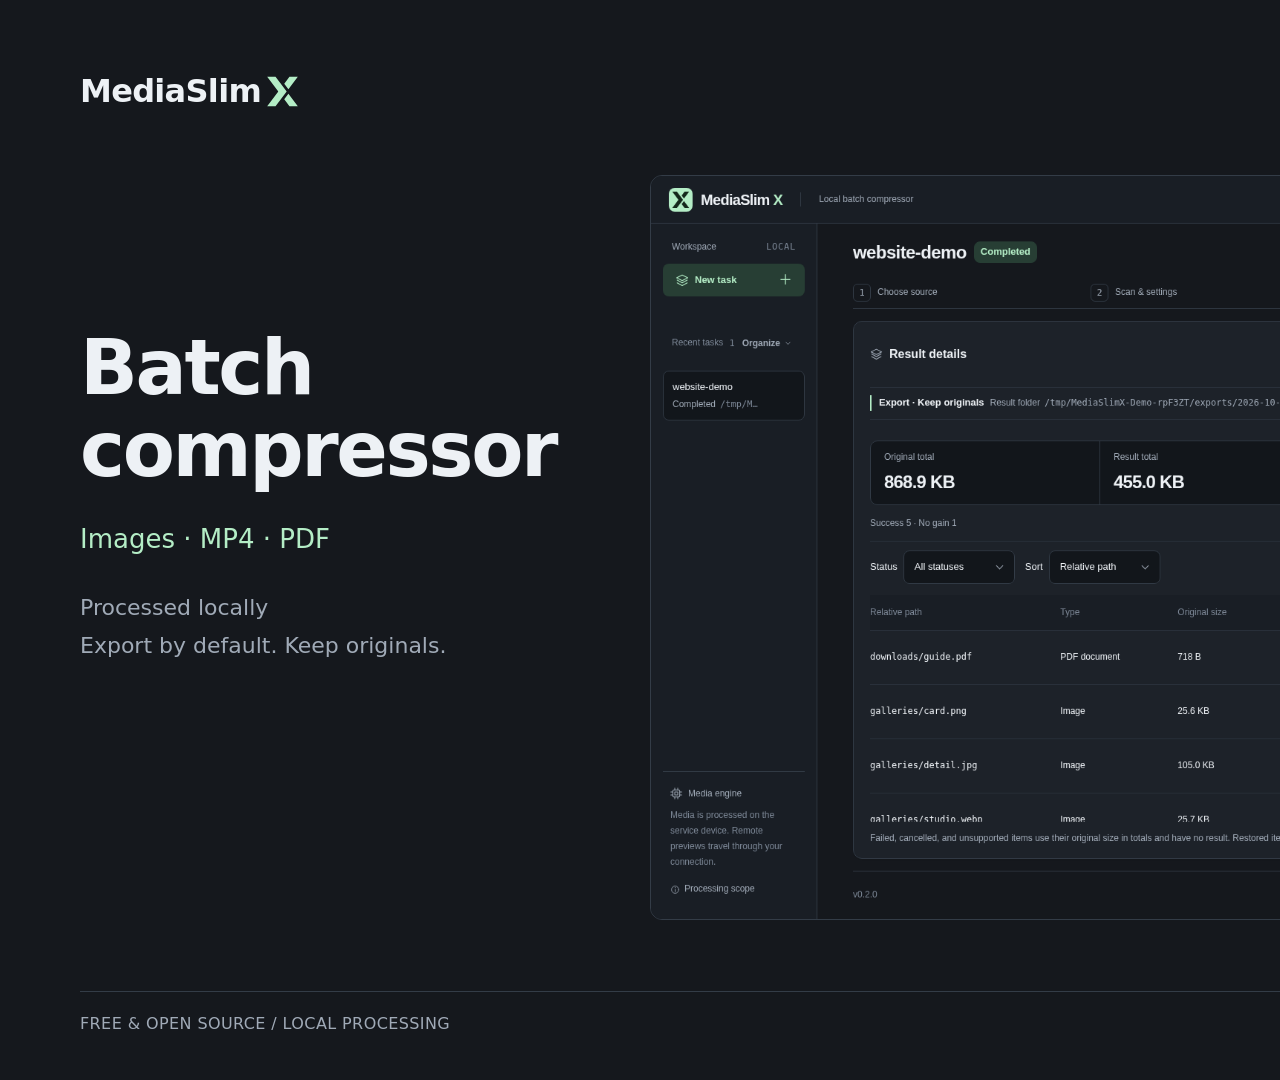
<file: assets/launch/hero.en.html>
<!doctype html>
<html lang="en"><meta charset="utf-8"><meta name="viewport" content="width=1920">
<title>MediaSlim X — Batch compressor</title>
<style>
*{box-sizing:border-box}html,body{margin:0;width:1920px;height:1080px;overflow:hidden;background:#15181D;color:#EDF1F5;font-family:"Segoe UI Variable","Segoe UI","Microsoft YaHei UI","Noto Sans CJK SC",system-ui,sans-serif}
.cover{width:100%;height:100%;position:relative;padding:72px 80px}
.brand{display:flex;align-items:center;gap:4px;font-weight:600;font-size:32px;letter-spacing:-.7px}
.brand svg{width:35px;height:35px;flex-shrink:0}
.descriptor{position:absolute;right:80px;top:91px;color:#A0AAB7;font-size:18px;letter-spacing:1.2px}
.intro{position:absolute;left:80px;top:327px;width:500px}
h1{font-size:76px;line-height:1.08;font-weight:600;letter-spacing:-2.4px;margin:0 0 28px;text-wrap:balance;white-space:normal}
.formats{font-size:26px;line-height:1.6;color:#B4EDC6;white-space:nowrap;margin:0 0 28px}
.detail{font-size:22px;color:#A0AAB7;line-height:1.75;margin:0;white-space:nowrap}
.screen{position:absolute;right:80px;top:175px;width:1190px;margin:0}
.screen img{display:block;width:100%;height:auto;border:1px solid #333C47;border-radius:12px}
.screen figcaption{color:#A0AAB7;font-size:16px;line-height:1.75;text-align:right;margin-top:16px}
.footer{position:absolute;left:80px;right:80px;bottom:47px;border-top:1px solid #333C47;padding-top:22px;display:flex;justify-content:space-between;color:#A0AAB7;font-size:16px;letter-spacing:.4px}
.footer .identity{color:#EDF1F5}
</style>
<main class="cover">
  <div class="brand" aria-label="MediaSlim X"><span>MediaSlim</span><svg xmlns="http://www.w3.org/2000/svg" viewBox="0 0 64 64" aria-hidden="true"><title>MediaSlim X</title><g fill="#B4EDC6"><path transform="translate(4 5) scale(.254545 .257143) translate(-200 0)" d="M200,0L280,105L200,210L260,210L340,105L260,0L200,0Z"/><path transform="translate(4 5) scale(.254545 .257143) translate(-200 0)" fill-rule="evenodd" d="M352.5,88.59375L420,0L360,0L322.5,49.21875L352.5,88.59375Z M352.5,121.40625L420,210L360,210L322.5,160.78125L352.5,121.40625Z M292.5,121.40625L280,105L292.5,88.59375L305,105L292.5,121.40625Z"/></g></svg>
</div>
  <div class="descriptor">LOCAL MEDIA WORKBENCH</div>
  <section class="intro"><h1>Batch<br>compressor</h1><p class="formats">Images · MP4 · PDF</p><p class="detail">Processed locally<br>Export by default. Keep originals.</p></section>
  <figure class="screen"><img src="../showcase/results.en.png" alt="MediaSlim X English media workbench showing a real completed task using synthetic demo media"><figcaption>Synthetic demo media · Actual interface</figcaption></figure>
  <footer class="footer"><span>FREE & OPEN SOURCE / LOCAL PROCESSING</span><span class="identity">MediaSlim X</span></footer>
</main></html>
</file>
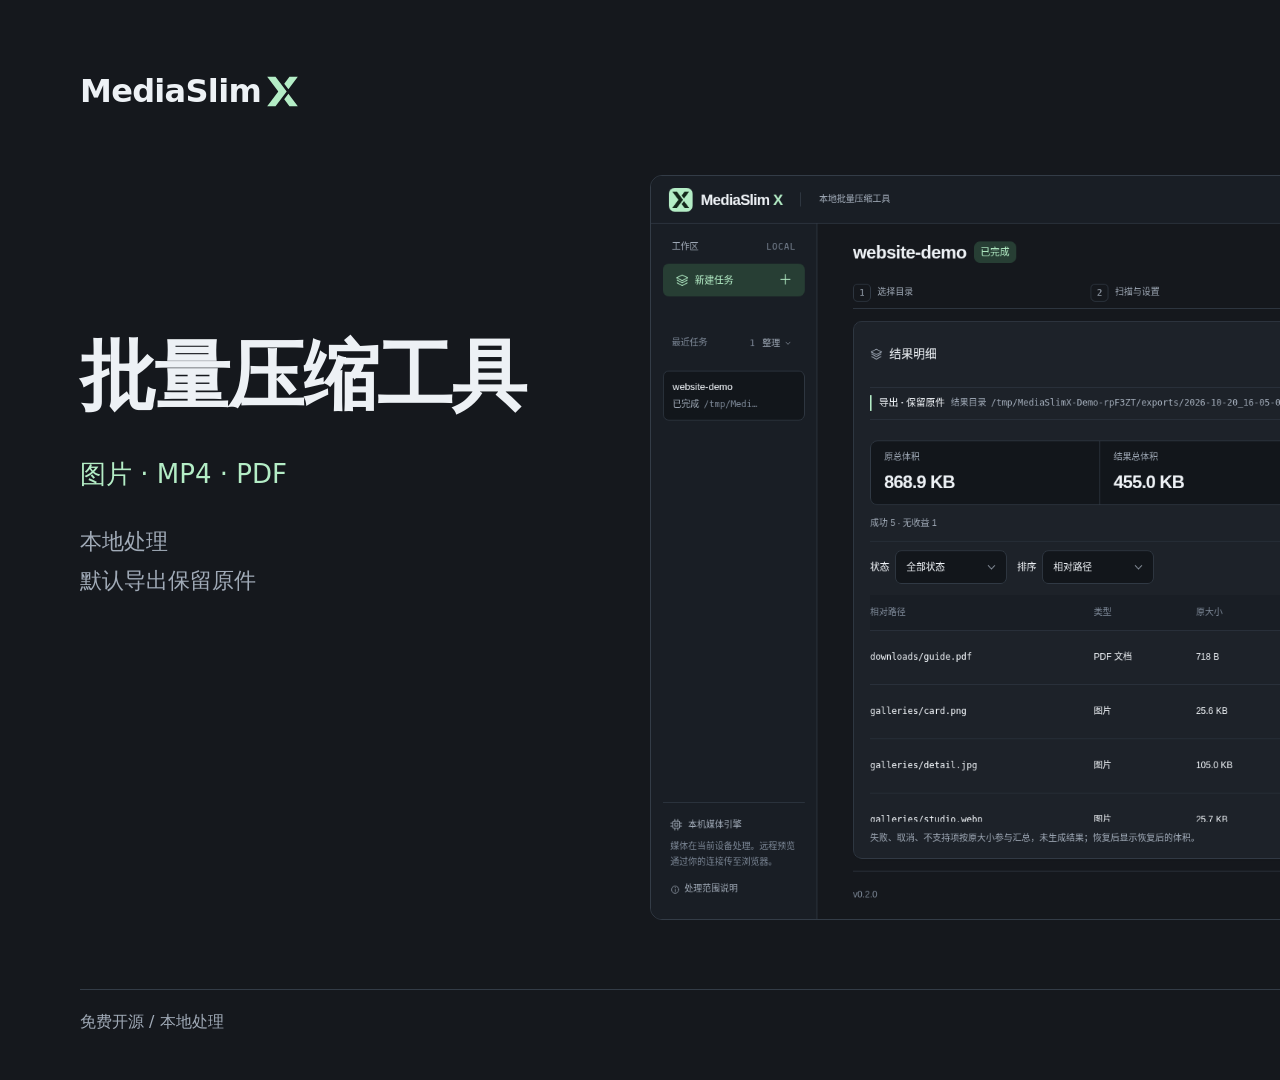
<file: assets/launch/hero.zh-CN.html>
<!doctype html>
<html lang="zh-CN"><meta charset="utf-8"><meta name="viewport" content="width=1920">
<title>MediaSlim X — 批量压缩工具</title>
<style>
*{box-sizing:border-box}html,body{margin:0;width:1920px;height:1080px;overflow:hidden;background:#15181D;color:#EDF1F5;font-family:"Segoe UI Variable","Segoe UI","Microsoft YaHei UI","Noto Sans CJK SC",system-ui,sans-serif}
.cover{width:100%;height:100%;position:relative;padding:72px 80px}
.brand{display:flex;align-items:center;gap:4px;font-weight:600;font-size:32px;letter-spacing:-.7px}
.brand svg{width:35px;height:35px;flex-shrink:0}
.descriptor{position:absolute;right:80px;top:91px;color:#A0AAB7;font-size:18px;letter-spacing:.8px}
.intro{position:absolute;left:80px;top:327px;width:500px}
h1{font-size:76px;line-height:1.3;font-weight:600;letter-spacing:-1.8px;margin:0 0 28px;text-wrap:balance;white-space:nowrap}
.formats{font-size:26px;line-height:1.6;color:#B4EDC6;white-space:nowrap;margin:0 0 28px}
.detail{font-size:22px;color:#A0AAB7;line-height:1.75;margin:0;white-space:nowrap}
.screen{position:absolute;right:80px;top:175px;width:1190px;margin:0}
.screen img{display:block;width:100%;height:auto;border:1px solid #333C47;border-radius:12px}
.screen figcaption{color:#A0AAB7;font-size:16px;line-height:1.75;text-align:right;margin-top:16px}
.footer{position:absolute;left:80px;right:80px;bottom:47px;border-top:1px solid #333C47;padding-top:22px;display:flex;justify-content:space-between;color:#A0AAB7;font-size:16px;letter-spacing:0}
.footer .identity{color:#EDF1F5}
</style>
<main class="cover">
  <div class="brand" aria-label="MediaSlim X"><span>MediaSlim</span><svg xmlns="http://www.w3.org/2000/svg" viewBox="0 0 64 64" aria-hidden="true"><title>MediaSlim X</title><g fill="#B4EDC6"><path transform="translate(4 5) scale(.254545 .257143) translate(-200 0)" d="M200,0L280,105L200,210L260,210L340,105L260,0L200,0Z"/><path transform="translate(4 5) scale(.254545 .257143) translate(-200 0)" fill-rule="evenodd" d="M352.5,88.59375L420,0L360,0L322.5,49.21875L352.5,88.59375Z M352.5,121.40625L420,210L360,210L322.5,160.78125L352.5,121.40625Z M292.5,121.40625L280,105L292.5,88.59375L305,105L292.5,121.40625Z"/></g></svg>
</div>
  <div class="descriptor">本地媒体工作台</div>
  <section class="intro"><h1>批量压缩工具</h1><p class="formats">图片 · MP4 · PDF</p><p class="detail">本地处理<br>默认导出保留原件</p></section>
  <figure class="screen"><img src="../showcase/results.zh-CN.png" alt="MediaSlim X 中文媒体工作台，显示合成演示素材的真实已完成任务"><figcaption>合成演示素材 · 实际运行界面</figcaption></figure>
  <footer class="footer"><span>免费开源 / 本地处理</span><span class="identity">MediaSlim X</span></footer>
</main></html>
</file>
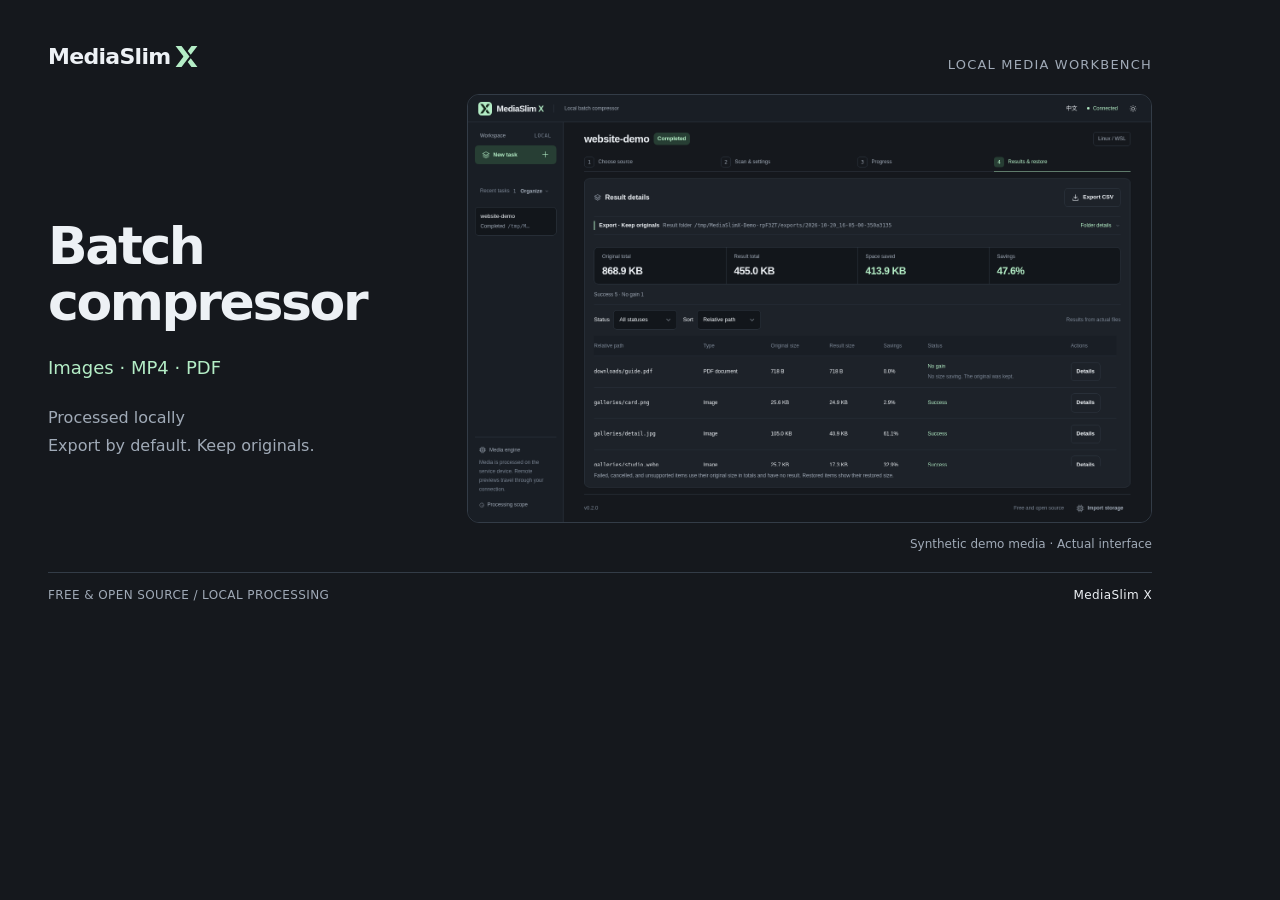
<file: assets/launch/social.en.html>
<!doctype html>
<html lang="en"><meta charset="utf-8"><meta name="viewport" content="width=1200">
<title>MediaSlim X — Batch compressor</title>
<style>
*{box-sizing:border-box}html,body{margin:0;width:1200px;height:630px;overflow:hidden;background:#15181D;color:#EDF1F5;font-family:"Segoe UI Variable","Segoe UI","Microsoft YaHei UI","Noto Sans CJK SC",system-ui,sans-serif}
.cover{width:100%;height:100%;position:relative;padding:44px 48px}
.brand{display:flex;align-items:center;gap:3px;font-weight:600;font-size:22px;letter-spacing:-.7px}
.brand svg{width:25px;height:25px;flex-shrink:0}
.descriptor{position:absolute;right:48px;top:57px;color:#A0AAB7;font-size:13px;letter-spacing:1.2px}
.intro{position:absolute;left:48px;top:218px;width:385px}
h1{font-size:52px;line-height:1.08;font-weight:600;letter-spacing:-2.4px;margin:0 0 24px;text-wrap:balance;white-space:normal}
.formats{font-size:18px;line-height:1.6;color:#B4EDC6;white-space:nowrap;margin:0 0 21px}
.detail{font-size:16px;color:#A0AAB7;line-height:1.75;margin:0;white-space:nowrap}
.screen{position:absolute;right:48px;top:94px;width:685px;margin:0}
.screen img{display:block;width:100%;height:auto;border:1px solid #333C47;border-radius:12px}
.screen figcaption{color:#A0AAB7;font-size:12px;line-height:1.75;text-align:right;margin-top:11px}
.footer{position:absolute;left:48px;right:48px;bottom:28px;border-top:1px solid #333C47;padding-top:15px;display:flex;justify-content:space-between;color:#A0AAB7;font-size:12px;letter-spacing:.4px}
.footer .identity{color:#EDF1F5}
</style>
<main class="cover">
  <div class="brand" aria-label="MediaSlim X"><span>MediaSlim</span><svg xmlns="http://www.w3.org/2000/svg" viewBox="0 0 64 64" aria-hidden="true"><title>MediaSlim X</title><g fill="#B4EDC6"><path transform="translate(4 5) scale(.254545 .257143) translate(-200 0)" d="M200,0L280,105L200,210L260,210L340,105L260,0L200,0Z"/><path transform="translate(4 5) scale(.254545 .257143) translate(-200 0)" fill-rule="evenodd" d="M352.5,88.59375L420,0L360,0L322.5,49.21875L352.5,88.59375Z M352.5,121.40625L420,210L360,210L322.5,160.78125L352.5,121.40625Z M292.5,121.40625L280,105L292.5,88.59375L305,105L292.5,121.40625Z"/></g></svg>
</div>
  <div class="descriptor">LOCAL MEDIA WORKBENCH</div>
  <section class="intro"><h1>Batch<br>compressor</h1><p class="formats">Images · MP4 · PDF</p><p class="detail">Processed locally<br>Export by default. Keep originals.</p></section>
  <figure class="screen"><img src="../showcase/results.en.png" alt="MediaSlim X English media workbench showing a real completed task using synthetic demo media"><figcaption>Synthetic demo media · Actual interface</figcaption></figure>
  <footer class="footer"><span>FREE & OPEN SOURCE / LOCAL PROCESSING</span><span class="identity">MediaSlim X</span></footer>
</main></html>
</file>
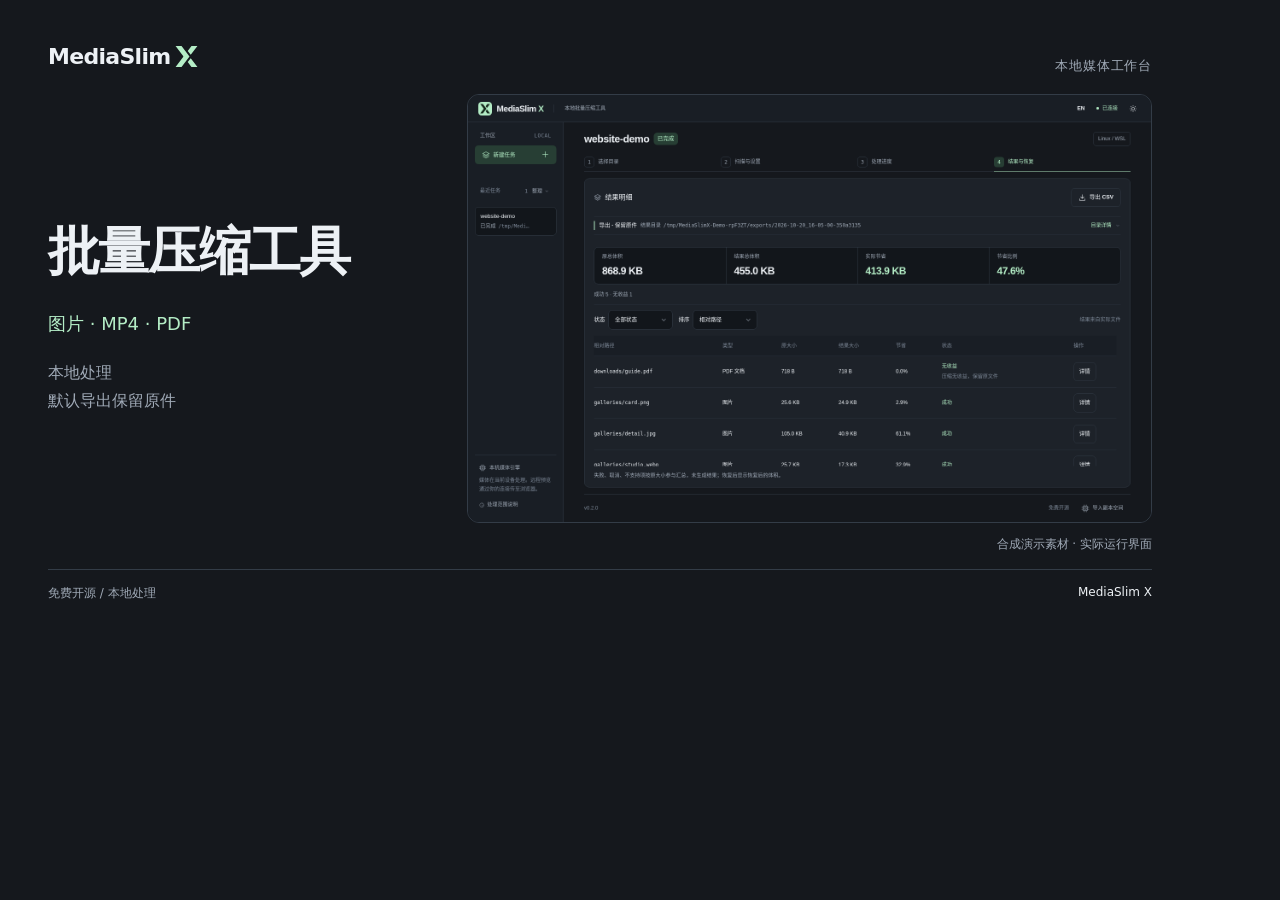
<file: assets/launch/social.zh-CN.html>
<!doctype html>
<html lang="zh-CN"><meta charset="utf-8"><meta name="viewport" content="width=1200">
<title>MediaSlim X — 批量压缩工具</title>
<style>
*{box-sizing:border-box}html,body{margin:0;width:1200px;height:630px;overflow:hidden;background:#15181D;color:#EDF1F5;font-family:"Segoe UI Variable","Segoe UI","Microsoft YaHei UI","Noto Sans CJK SC",system-ui,sans-serif}
.cover{width:100%;height:100%;position:relative;padding:44px 48px}
.brand{display:flex;align-items:center;gap:3px;font-weight:600;font-size:22px;letter-spacing:-.7px}
.brand svg{width:25px;height:25px;flex-shrink:0}
.descriptor{position:absolute;right:48px;top:57px;color:#A0AAB7;font-size:13px;letter-spacing:.8px}
.intro{position:absolute;left:48px;top:218px;width:385px}
h1{font-size:52px;line-height:1.3;font-weight:600;letter-spacing:-1.8px;margin:0 0 24px;text-wrap:balance;white-space:nowrap}
.formats{font-size:18px;line-height:1.6;color:#B4EDC6;white-space:nowrap;margin:0 0 21px}
.detail{font-size:16px;color:#A0AAB7;line-height:1.75;margin:0;white-space:nowrap}
.screen{position:absolute;right:48px;top:94px;width:685px;margin:0}
.screen img{display:block;width:100%;height:auto;border:1px solid #333C47;border-radius:12px}
.screen figcaption{color:#A0AAB7;font-size:12px;line-height:1.75;text-align:right;margin-top:11px}
.footer{position:absolute;left:48px;right:48px;bottom:28px;border-top:1px solid #333C47;padding-top:15px;display:flex;justify-content:space-between;color:#A0AAB7;font-size:12px;letter-spacing:0}
.footer .identity{color:#EDF1F5}
</style>
<main class="cover">
  <div class="brand" aria-label="MediaSlim X"><span>MediaSlim</span><svg xmlns="http://www.w3.org/2000/svg" viewBox="0 0 64 64" aria-hidden="true"><title>MediaSlim X</title><g fill="#B4EDC6"><path transform="translate(4 5) scale(.254545 .257143) translate(-200 0)" d="M200,0L280,105L200,210L260,210L340,105L260,0L200,0Z"/><path transform="translate(4 5) scale(.254545 .257143) translate(-200 0)" fill-rule="evenodd" d="M352.5,88.59375L420,0L360,0L322.5,49.21875L352.5,88.59375Z M352.5,121.40625L420,210L360,210L322.5,160.78125L352.5,121.40625Z M292.5,121.40625L280,105L292.5,88.59375L305,105L292.5,121.40625Z"/></g></svg>
</div>
  <div class="descriptor">本地媒体工作台</div>
  <section class="intro"><h1>批量压缩工具</h1><p class="formats">图片 · MP4 · PDF</p><p class="detail">本地处理<br>默认导出保留原件</p></section>
  <figure class="screen"><img src="../showcase/results.zh-CN.png" alt="MediaSlim X 中文媒体工作台，显示合成演示素材的真实已完成任务"><figcaption>合成演示素材 · 实际运行界面</figcaption></figure>
  <footer class="footer"><span>免费开源 / 本地处理</span><span class="identity">MediaSlim X</span></footer>
</main></html>
</file>
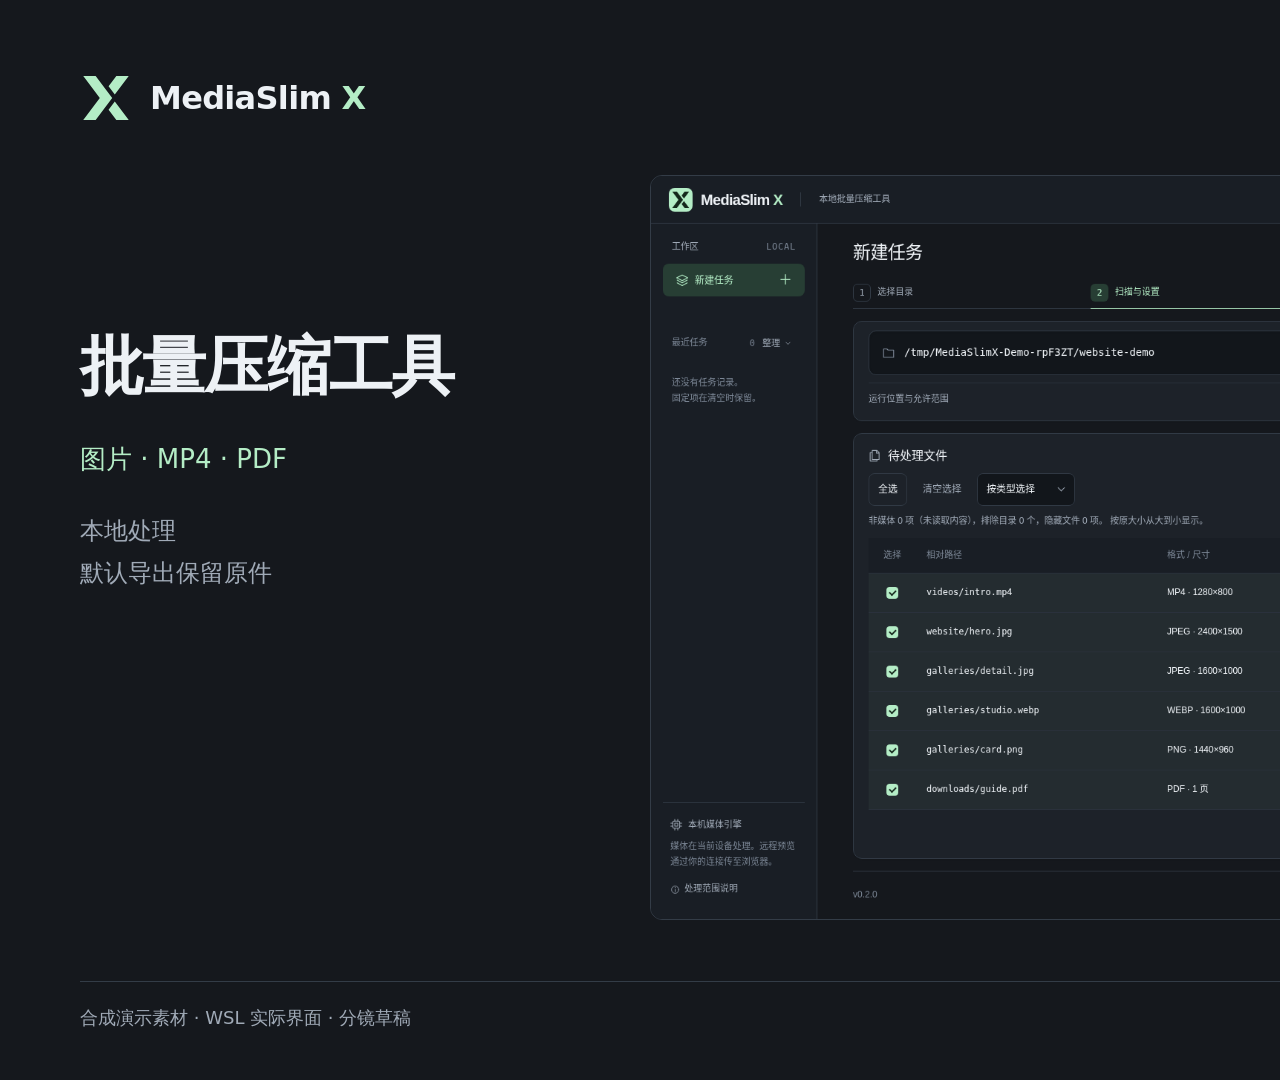
<file: assets/launch/preview-frames/frame-01.html>
<!doctype html><html lang="zh-CN"><meta charset="utf-8"><meta name="viewport" content="width=1920"><title>MediaSlim X 分镜 01</title>
<style>
body{font-size:18px}
*{box-sizing:border-box}html,body{margin:0;width:1920px;height:1080px;overflow:hidden;background:#15181D;color:#EDF1F5;font-family:"Segoe UI Variable","Segoe UI","Microsoft YaHei UI","Noto Sans CJK SC",system-ui,sans-serif}.frame{position:relative;width:100%;height:100%;padding:72px 80px}.brand{display:flex;align-items:center;gap:18px;font-size:32px;font-weight:600;letter-spacing:-.7px}.brand svg{width:52px;height:52px}.brand em{font-style:normal;color:#B4EDC6}.chapter{position:absolute;right:80px;top:89px;font-size:18px;color:#A0AAB7;font-variant-numeric:tabular-nums;letter-spacing:1px}.intro{position:absolute;left:80px;top:325px;width:500px}h1{margin:0 0 31px;font-size:64px;font-weight:600;line-height:1.3;letter-spacing:-1.8px;text-wrap:balance}.subtitle{font-size:26px;line-height:1.6;color:#B4EDC6;margin:0 0 29px;white-space:nowrap}.description{font-size:24px;line-height:1.75;color:#A0AAB7;margin:0;white-space:nowrap}.screen{position:absolute;right:80px;top:175px;width:1190px;margin:0}.screen img{display:block;width:100%;height:auto;border:1px solid #333C47;border-radius:12px}.signature{position:absolute;right:150px;top:345px;width:300px;height:300px}.signature svg{width:100%;height:100%}.footer{position:absolute;left:80px;right:80px;bottom:47px;padding-top:22px;border-top:1px solid #333C47;display:flex;justify-content:space-between;font-size:18px;color:#A0AAB7;line-height:1.6}.footer .identity{color:#EDF1F5}
</style><main class="frame"><div class="brand"><svg xmlns="http://www.w3.org/2000/svg" viewBox="0 0 64 64" role="img" aria-label="MediaSlim X"><title>MediaSlim X</title><g fill="#B4EDC6"><path transform="translate(4 5) scale(.254545 .257143) translate(-200 0)" d="M200,0L280,105L200,210L260,210L340,105L260,0L200,0Z"/><path transform="translate(4 5) scale(.254545 .257143) translate(-200 0)" fill-rule="evenodd" d="M352.5,88.59375L420,0L360,0L322.5,49.21875L352.5,88.59375Z M352.5,121.40625L420,210L360,210L322.5,160.78125L352.5,121.40625Z M292.5,121.40625L280,105L292.5,88.59375L305,105L292.5,121.40625Z"/></g></svg>
<span>MediaSlim <em>X</em></span></div><div class="chapter">01 / 06 · 00–04s</div><section class="intro"><h1>批量压缩工具</h1><p class="subtitle">图片 · MP4 · PDF</p><p class="description">本地处理<br>默认导出保留原件</p></section><figure class="screen"><img src="../../showcase/workbench.zh-CN.png" alt="合成演示素材的 WSL 实际界面"></figure><footer class="footer"><span>合成演示素材 · WSL 实际界面 · 分镜草稿</span><span class="identity">MediaSlim X</span></footer></main></html>
</file>
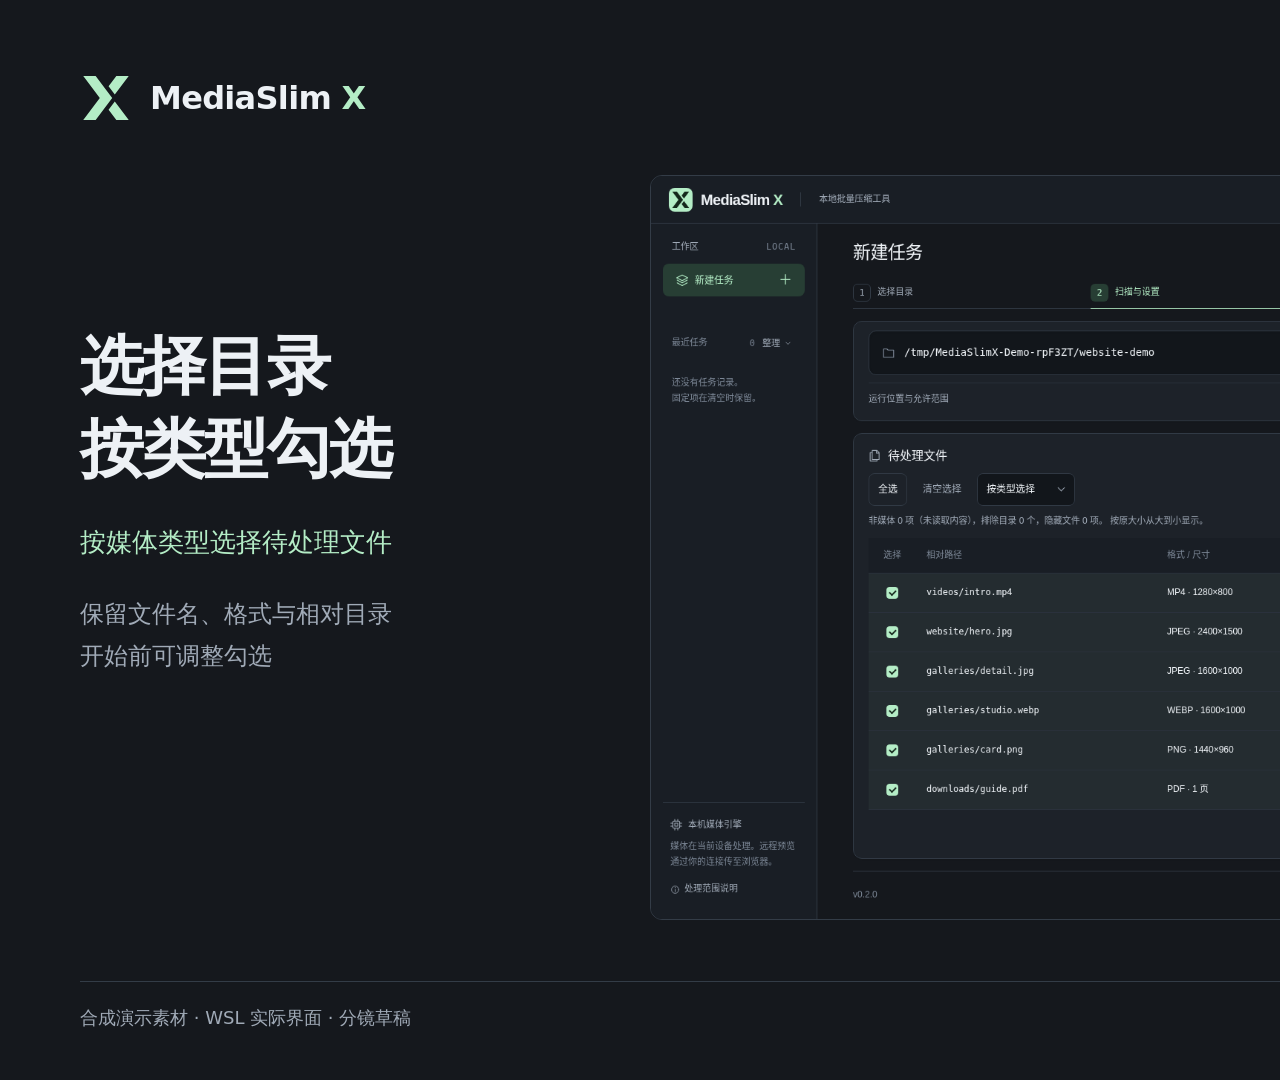
<file: assets/launch/preview-frames/frame-02.html>
<!doctype html><html lang="zh-CN"><meta charset="utf-8"><meta name="viewport" content="width=1920"><title>MediaSlim X 分镜 02</title>
<style>
body{font-size:18px}
*{box-sizing:border-box}html,body{margin:0;width:1920px;height:1080px;overflow:hidden;background:#15181D;color:#EDF1F5;font-family:"Segoe UI Variable","Segoe UI","Microsoft YaHei UI","Noto Sans CJK SC",system-ui,sans-serif}.frame{position:relative;width:100%;height:100%;padding:72px 80px}.brand{display:flex;align-items:center;gap:18px;font-size:32px;font-weight:600;letter-spacing:-.7px}.brand svg{width:52px;height:52px}.brand em{font-style:normal;color:#B4EDC6}.chapter{position:absolute;right:80px;top:89px;font-size:18px;color:#A0AAB7;font-variant-numeric:tabular-nums;letter-spacing:1px}.intro{position:absolute;left:80px;top:325px;width:500px}h1{margin:0 0 31px;font-size:64px;font-weight:600;line-height:1.3;letter-spacing:-1.8px;text-wrap:balance}.subtitle{font-size:26px;line-height:1.6;color:#B4EDC6;margin:0 0 29px;white-space:nowrap}.description{font-size:24px;line-height:1.75;color:#A0AAB7;margin:0;white-space:nowrap}.screen{position:absolute;right:80px;top:175px;width:1190px;margin:0}.screen img{display:block;width:100%;height:auto;border:1px solid #333C47;border-radius:12px}.signature{position:absolute;right:150px;top:345px;width:300px;height:300px}.signature svg{width:100%;height:100%}.footer{position:absolute;left:80px;right:80px;bottom:47px;padding-top:22px;border-top:1px solid #333C47;display:flex;justify-content:space-between;font-size:18px;color:#A0AAB7;line-height:1.6}.footer .identity{color:#EDF1F5}
</style><main class="frame"><div class="brand"><svg xmlns="http://www.w3.org/2000/svg" viewBox="0 0 64 64" role="img" aria-label="MediaSlim X"><title>MediaSlim X</title><g fill="#B4EDC6"><path transform="translate(4 5) scale(.254545 .257143) translate(-200 0)" d="M200,0L280,105L200,210L260,210L340,105L260,0L200,0Z"/><path transform="translate(4 5) scale(.254545 .257143) translate(-200 0)" fill-rule="evenodd" d="M352.5,88.59375L420,0L360,0L322.5,49.21875L352.5,88.59375Z M352.5,121.40625L420,210L360,210L322.5,160.78125L352.5,121.40625Z M292.5,121.40625L280,105L292.5,88.59375L305,105L292.5,121.40625Z"/></g></svg>
<span>MediaSlim <em>X</em></span></div><div class="chapter">02 / 06 · 04–11s</div><section class="intro"><h1>选择目录<br>按类型勾选</h1><p class="subtitle">按媒体类型选择待处理文件</p><p class="description">保留文件名、格式与相对目录<br>开始前可调整勾选</p></section><figure class="screen"><img src="../../showcase/workbench.zh-CN.png" alt="合成演示素材的 WSL 实际界面"></figure><footer class="footer"><span>合成演示素材 · WSL 实际界面 · 分镜草稿</span><span class="identity">MediaSlim X</span></footer></main></html>
</file>
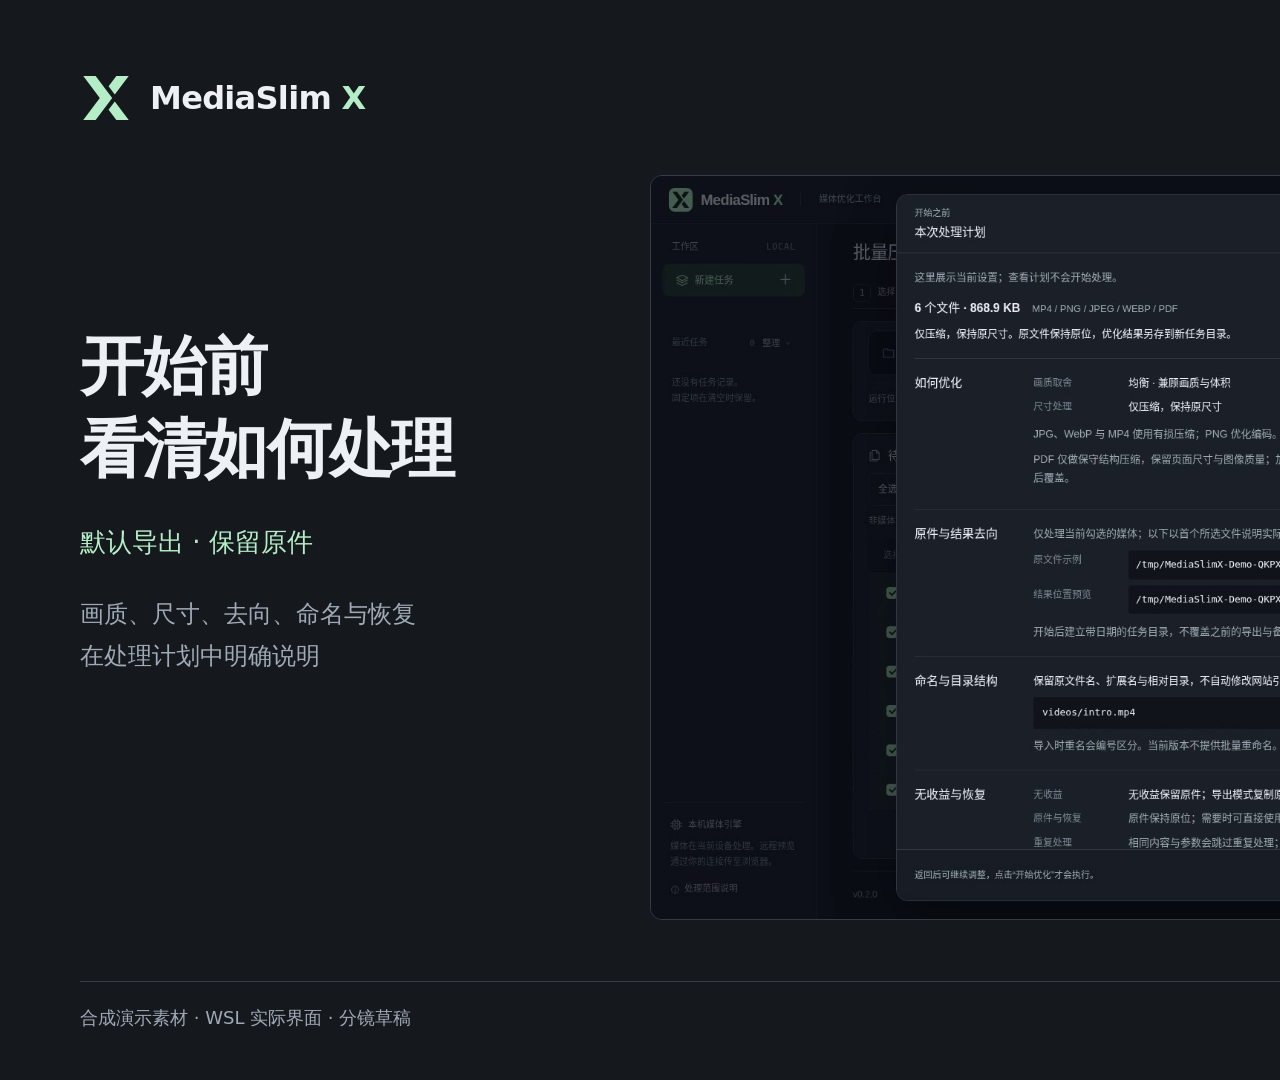
<file: assets/launch/preview-frames/frame-03.html>
<!doctype html><html lang="zh-CN"><meta charset="utf-8"><meta name="viewport" content="width=1920"><title>MediaSlim X 分镜 03</title>
<style>
body{font-size:18px}
*{box-sizing:border-box}html,body{margin:0;width:1920px;height:1080px;overflow:hidden;background:#15181D;color:#EDF1F5;font-family:"Segoe UI Variable","Segoe UI","Microsoft YaHei UI","Noto Sans CJK SC",system-ui,sans-serif}.frame{position:relative;width:100%;height:100%;padding:72px 80px}.brand{display:flex;align-items:center;gap:18px;font-size:32px;font-weight:600;letter-spacing:-.7px}.brand svg{width:52px;height:52px}.brand em{font-style:normal;color:#B4EDC6}.chapter{position:absolute;right:80px;top:89px;font-size:18px;color:#A0AAB7;font-variant-numeric:tabular-nums;letter-spacing:1px}.intro{position:absolute;left:80px;top:325px;width:500px}h1{margin:0 0 31px;font-size:64px;font-weight:600;line-height:1.3;letter-spacing:-1.8px;text-wrap:balance}.subtitle{font-size:26px;line-height:1.6;color:#B4EDC6;margin:0 0 29px;white-space:nowrap}.description{font-size:24px;line-height:1.75;color:#A0AAB7;margin:0;white-space:nowrap}.screen{position:absolute;right:80px;top:175px;width:1190px;margin:0}.screen img{display:block;width:100%;height:auto;border:1px solid #333C47;border-radius:12px}.signature{position:absolute;right:150px;top:345px;width:300px;height:300px}.signature svg{width:100%;height:100%}.footer{position:absolute;left:80px;right:80px;bottom:47px;padding-top:22px;border-top:1px solid #333C47;display:flex;justify-content:space-between;font-size:18px;color:#A0AAB7;line-height:1.6}.footer .identity{color:#EDF1F5}
</style><main class="frame"><div class="brand"><svg xmlns="http://www.w3.org/2000/svg" viewBox="0 0 64 64" role="img" aria-label="MediaSlim X"><title>MediaSlim X</title><g fill="#B4EDC6"><path transform="translate(4 5) scale(.254545 .257143) translate(-200 0)" d="M200,0L280,105L200,210L260,210L340,105L260,0L200,0Z"/><path transform="translate(4 5) scale(.254545 .257143) translate(-200 0)" fill-rule="evenodd" d="M352.5,88.59375L420,0L360,0L322.5,49.21875L352.5,88.59375Z M352.5,121.40625L420,210L360,210L322.5,160.78125L352.5,121.40625Z M292.5,121.40625L280,105L292.5,88.59375L305,105L292.5,121.40625Z"/></g></svg>
<span>MediaSlim <em>X</em></span></div><div class="chapter">03 / 06 · 11–18s</div><section class="intro"><h1>开始前<br>看清如何处理</h1><p class="subtitle">默认导出 · 保留原件</p><p class="description">画质、尺寸、去向、命名与恢复<br>在处理计划中明确说明</p></section><figure class="screen"><img src="source-plan.png" alt="合成演示素材的 WSL 实际界面"></figure><footer class="footer"><span>合成演示素材 · WSL 实际界面 · 分镜草稿</span><span class="identity">MediaSlim X</span></footer></main></html>
</file>
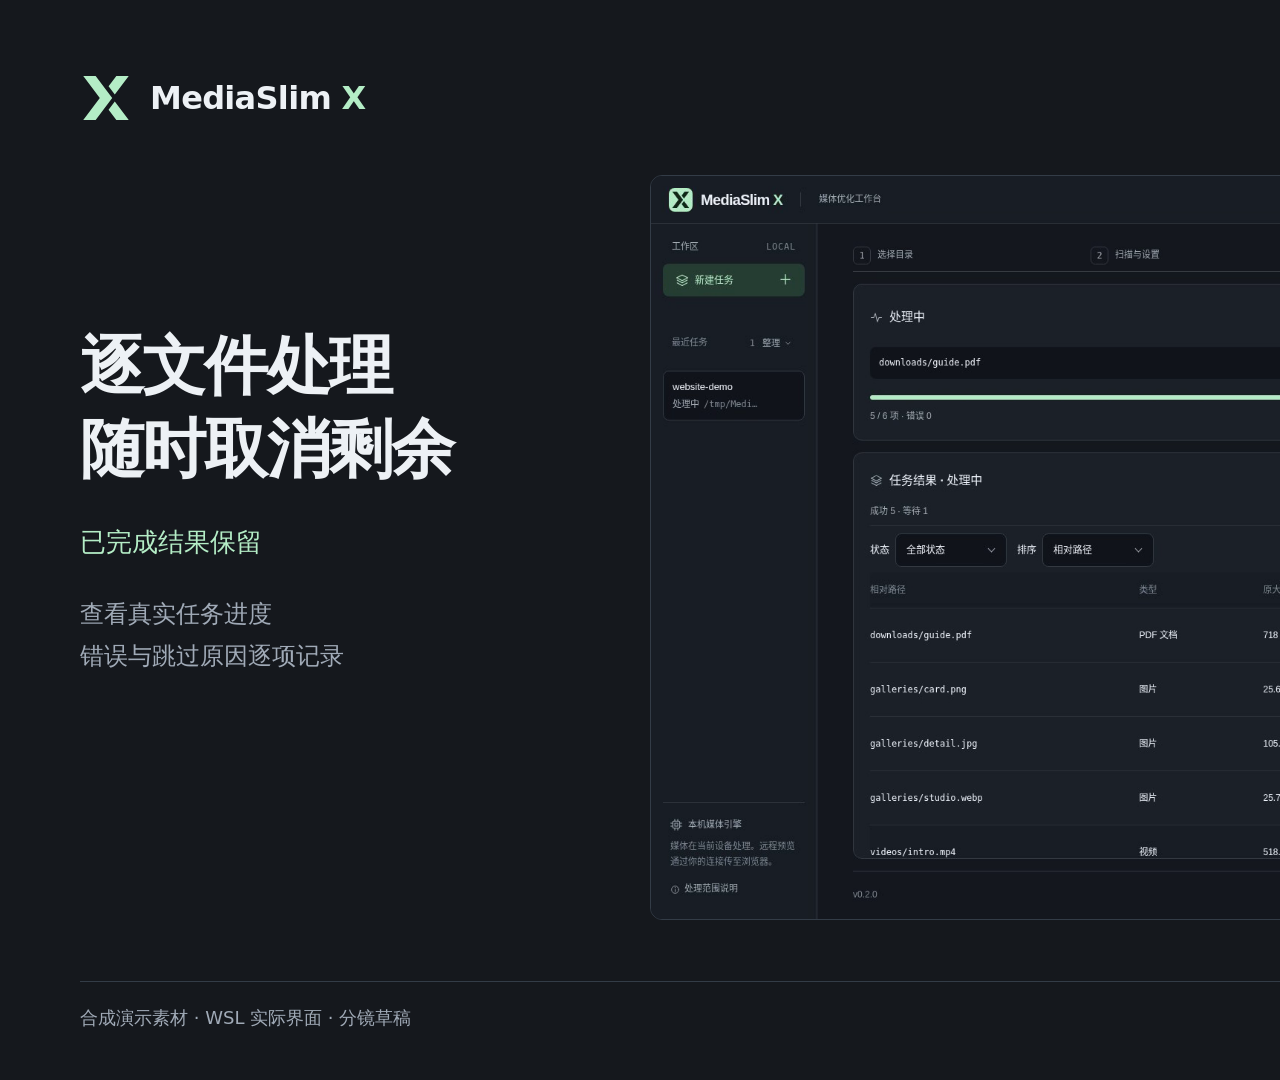
<file: assets/launch/preview-frames/frame-04.html>
<!doctype html><html lang="zh-CN"><meta charset="utf-8"><meta name="viewport" content="width=1920"><title>MediaSlim X 分镜 04</title>
<style>
body{font-size:18px}
*{box-sizing:border-box}html,body{margin:0;width:1920px;height:1080px;overflow:hidden;background:#15181D;color:#EDF1F5;font-family:"Segoe UI Variable","Segoe UI","Microsoft YaHei UI","Noto Sans CJK SC",system-ui,sans-serif}.frame{position:relative;width:100%;height:100%;padding:72px 80px}.brand{display:flex;align-items:center;gap:18px;font-size:32px;font-weight:600;letter-spacing:-.7px}.brand svg{width:52px;height:52px}.brand em{font-style:normal;color:#B4EDC6}.chapter{position:absolute;right:80px;top:89px;font-size:18px;color:#A0AAB7;font-variant-numeric:tabular-nums;letter-spacing:1px}.intro{position:absolute;left:80px;top:325px;width:500px}h1{margin:0 0 31px;font-size:64px;font-weight:600;line-height:1.3;letter-spacing:-1.8px;text-wrap:balance}.subtitle{font-size:26px;line-height:1.6;color:#B4EDC6;margin:0 0 29px;white-space:nowrap}.description{font-size:24px;line-height:1.75;color:#A0AAB7;margin:0;white-space:nowrap}.screen{position:absolute;right:80px;top:175px;width:1190px;margin:0}.screen img{display:block;width:100%;height:auto;border:1px solid #333C47;border-radius:12px}.signature{position:absolute;right:150px;top:345px;width:300px;height:300px}.signature svg{width:100%;height:100%}.footer{position:absolute;left:80px;right:80px;bottom:47px;padding-top:22px;border-top:1px solid #333C47;display:flex;justify-content:space-between;font-size:18px;color:#A0AAB7;line-height:1.6}.footer .identity{color:#EDF1F5}
</style><main class="frame"><div class="brand"><svg xmlns="http://www.w3.org/2000/svg" viewBox="0 0 64 64" role="img" aria-label="MediaSlim X"><title>MediaSlim X</title><g fill="#B4EDC6"><path transform="translate(4 5) scale(.254545 .257143) translate(-200 0)" d="M200,0L280,105L200,210L260,210L340,105L260,0L200,0Z"/><path transform="translate(4 5) scale(.254545 .257143) translate(-200 0)" fill-rule="evenodd" d="M352.5,88.59375L420,0L360,0L322.5,49.21875L352.5,88.59375Z M352.5,121.40625L420,210L360,210L322.5,160.78125L352.5,121.40625Z M292.5,121.40625L280,105L292.5,88.59375L305,105L292.5,121.40625Z"/></g></svg>
<span>MediaSlim <em>X</em></span></div><div class="chapter">04 / 06 · 18–25s</div><section class="intro"><h1>逐文件处理<br>随时取消剩余</h1><p class="subtitle">已完成结果保留</p><p class="description">查看真实任务进度<br>错误与跳过原因逐项记录</p></section><figure class="screen"><img src="source-progress.png" alt="合成演示素材的 WSL 实际界面"></figure><footer class="footer"><span>合成演示素材 · WSL 实际界面 · 分镜草稿</span><span class="identity">MediaSlim X</span></footer></main></html>
</file>
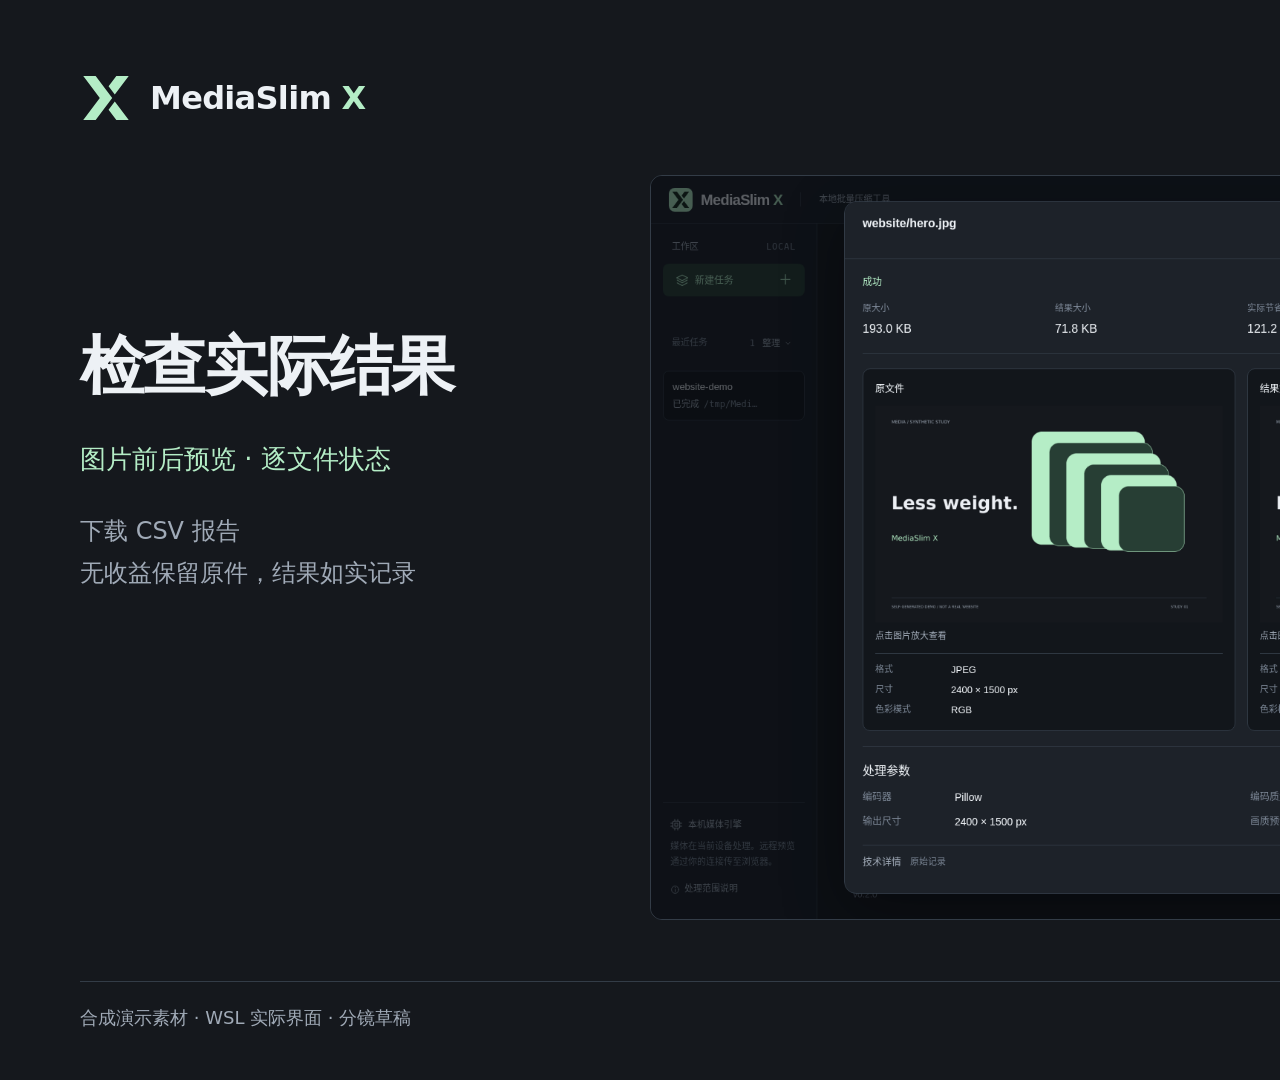
<file: assets/launch/preview-frames/frame-05.html>
<!doctype html><html lang="zh-CN"><meta charset="utf-8"><meta name="viewport" content="width=1920"><title>MediaSlim X 分镜 05</title>
<style>
body{font-size:18px}
*{box-sizing:border-box}html,body{margin:0;width:1920px;height:1080px;overflow:hidden;background:#15181D;color:#EDF1F5;font-family:"Segoe UI Variable","Segoe UI","Microsoft YaHei UI","Noto Sans CJK SC",system-ui,sans-serif}.frame{position:relative;width:100%;height:100%;padding:72px 80px}.brand{display:flex;align-items:center;gap:18px;font-size:32px;font-weight:600;letter-spacing:-.7px}.brand svg{width:52px;height:52px}.brand em{font-style:normal;color:#B4EDC6}.chapter{position:absolute;right:80px;top:89px;font-size:18px;color:#A0AAB7;font-variant-numeric:tabular-nums;letter-spacing:1px}.intro{position:absolute;left:80px;top:325px;width:500px}h1{margin:0 0 31px;font-size:64px;font-weight:600;line-height:1.3;letter-spacing:-1.8px;text-wrap:balance}.subtitle{font-size:26px;line-height:1.6;color:#B4EDC6;margin:0 0 29px;white-space:nowrap}.description{font-size:24px;line-height:1.75;color:#A0AAB7;margin:0;white-space:nowrap}.screen{position:absolute;right:80px;top:175px;width:1190px;margin:0}.screen img{display:block;width:100%;height:auto;border:1px solid #333C47;border-radius:12px}.signature{position:absolute;right:150px;top:345px;width:300px;height:300px}.signature svg{width:100%;height:100%}.footer{position:absolute;left:80px;right:80px;bottom:47px;padding-top:22px;border-top:1px solid #333C47;display:flex;justify-content:space-between;font-size:18px;color:#A0AAB7;line-height:1.6}.footer .identity{color:#EDF1F5}
</style><main class="frame"><div class="brand"><svg xmlns="http://www.w3.org/2000/svg" viewBox="0 0 64 64" role="img" aria-label="MediaSlim X"><title>MediaSlim X</title><g fill="#B4EDC6"><path transform="translate(4 5) scale(.254545 .257143) translate(-200 0)" d="M200,0L280,105L200,210L260,210L340,105L260,0L200,0Z"/><path transform="translate(4 5) scale(.254545 .257143) translate(-200 0)" fill-rule="evenodd" d="M352.5,88.59375L420,0L360,0L322.5,49.21875L352.5,88.59375Z M352.5,121.40625L420,210L360,210L322.5,160.78125L352.5,121.40625Z M292.5,121.40625L280,105L292.5,88.59375L305,105L292.5,121.40625Z"/></g></svg>
<span>MediaSlim <em>X</em></span></div><div class="chapter">05 / 06 · 25–33s</div><section class="intro"><h1>检查实际结果</h1><p class="subtitle">图片前后预览 · 逐文件状态</p><p class="description">下载 CSV 报告<br>无收益保留原件，结果如实记录</p></section><figure class="screen"><img src="../../showcase/comparison.zh-CN.png" alt="合成演示素材的 WSL 实际界面"></figure><footer class="footer"><span>合成演示素材 · WSL 实际界面 · 分镜草稿</span><span class="identity">MediaSlim X</span></footer></main></html>
</file>
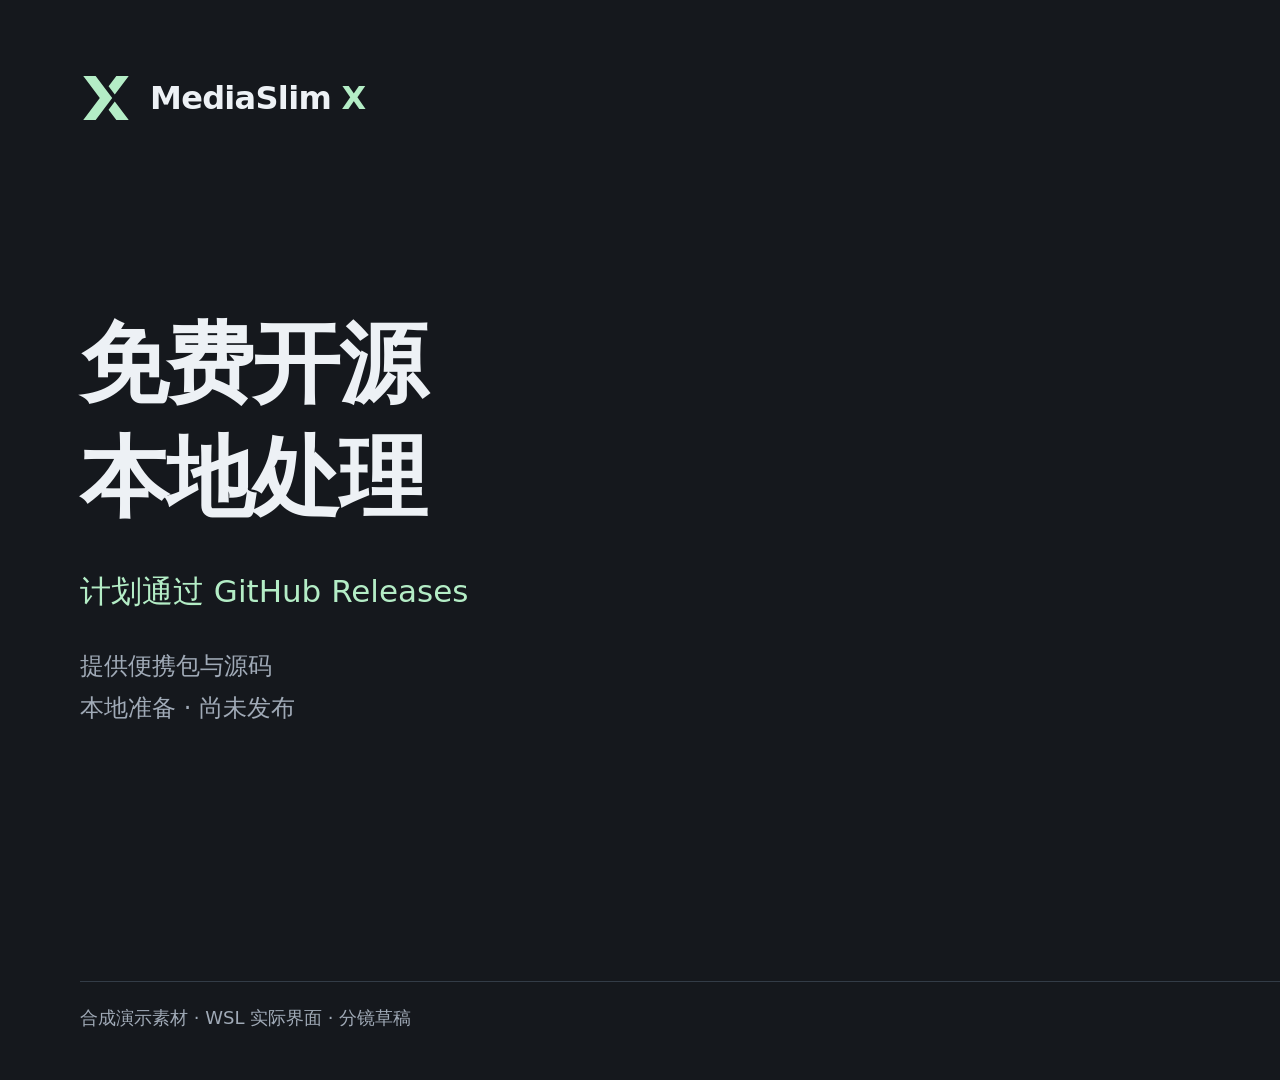
<file: assets/launch/preview-frames/frame-06.html>
<!doctype html><html lang="zh-CN"><meta charset="utf-8"><meta name="viewport" content="width=1920"><title>MediaSlim X 分镜 06</title>
<style>
body{font-size:18px}
*{box-sizing:border-box}html,body{margin:0;width:1920px;height:1080px;overflow:hidden;background:#15181D;color:#EDF1F5;font-family:"Segoe UI Variable","Segoe UI","Microsoft YaHei UI","Noto Sans CJK SC",system-ui,sans-serif}.frame{position:relative;width:100%;height:100%;padding:72px 80px}.brand{display:flex;align-items:center;gap:18px;font-size:32px;font-weight:600;letter-spacing:-.7px}.brand svg{width:52px;height:52px}.brand em{font-style:normal;color:#B4EDC6}.chapter{position:absolute;right:80px;top:89px;font-size:18px;color:#A0AAB7;font-variant-numeric:tabular-nums;letter-spacing:1px}.intro{position:absolute;left:80px;top:307px;width:1120px}h1{margin:0 0 31px;font-size:88px;font-weight:600;line-height:1.3;letter-spacing:-1.8px;text-wrap:balance}.subtitle{font-size:31px;line-height:1.6;color:#B4EDC6;margin:0 0 29px;white-space:nowrap}.description{font-size:24px;line-height:1.75;color:#A0AAB7;margin:0;white-space:nowrap}.screen{position:absolute;right:80px;top:175px;width:1190px;margin:0}.screen img{display:block;width:100%;height:auto;border:1px solid #333C47;border-radius:12px}.signature{position:absolute;right:150px;top:345px;width:300px;height:300px}.signature svg{width:100%;height:100%}.footer{position:absolute;left:80px;right:80px;bottom:47px;padding-top:22px;border-top:1px solid #333C47;display:flex;justify-content:space-between;font-size:18px;color:#A0AAB7;line-height:1.6}.footer .identity{color:#EDF1F5}
</style><main class="frame"><div class="brand"><svg xmlns="http://www.w3.org/2000/svg" viewBox="0 0 64 64" role="img" aria-label="MediaSlim X"><title>MediaSlim X</title><g fill="#B4EDC6"><path transform="translate(4 5) scale(.254545 .257143) translate(-200 0)" d="M200,0L280,105L200,210L260,210L340,105L260,0L200,0Z"/><path transform="translate(4 5) scale(.254545 .257143) translate(-200 0)" fill-rule="evenodd" d="M352.5,88.59375L420,0L360,0L322.5,49.21875L352.5,88.59375Z M352.5,121.40625L420,210L360,210L322.5,160.78125L352.5,121.40625Z M292.5,121.40625L280,105L292.5,88.59375L305,105L292.5,121.40625Z"/></g></svg>
<span>MediaSlim <em>X</em></span></div><div class="chapter">06 / 06 · 33–40s</div><section class="intro"><h1>免费开源<br>本地处理</h1><p class="subtitle">计划通过 GitHub Releases</p><p class="description">提供便携包与源码<br>本地准备 · 尚未发布</p></section><div class="signature"><svg xmlns="http://www.w3.org/2000/svg" viewBox="0 0 64 64" role="img" aria-label="MediaSlim X"><title>MediaSlim X</title><g fill="#B4EDC6"><path transform="translate(4 5) scale(.254545 .257143) translate(-200 0)" d="M200,0L280,105L200,210L260,210L340,105L260,0L200,0Z"/><path transform="translate(4 5) scale(.254545 .257143) translate(-200 0)" fill-rule="evenodd" d="M352.5,88.59375L420,0L360,0L322.5,49.21875L352.5,88.59375Z M352.5,121.40625L420,210L360,210L322.5,160.78125L352.5,121.40625Z M292.5,121.40625L280,105L292.5,88.59375L305,105L292.5,121.40625Z"/></g></svg>
</div><footer class="footer"><span>合成演示素材 · WSL 实际界面 · 分镜草稿</span><span class="identity">本地准备 · 尚未发布</span></footer></main></html>
</file>
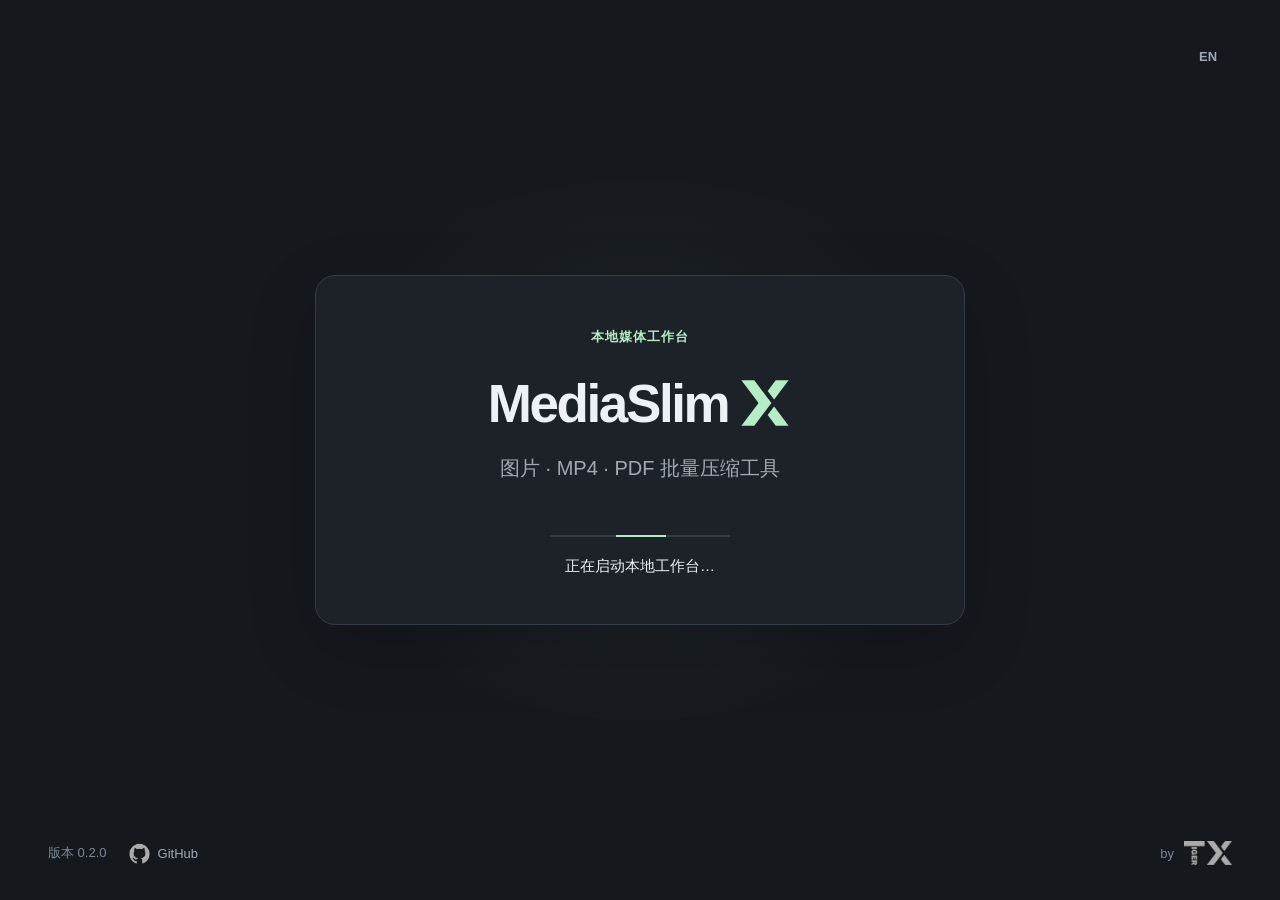
<file: assets/launch/startup/concept-review.html>
<!doctype html>
<html lang="zh-CN">
<head>
  <meta charset="utf-8">
  <meta name="viewport" content="width=device-width, initial-scale=1">
  <title>MediaSlim X · 启动封面静态预览</title>
  <style>
    :root { font-family: "Segoe UI Variable", "Segoe UI", "Microsoft YaHei UI", sans-serif; }
    * { box-sizing: border-box; }
    html, body { margin: 0; min-width: 900px; min-height: 600px; }
    body {
      --bg: #15181d;
      --surface: #1d2229;
      --text: #edf1f5;
      --muted: #a0aab7;
      --quiet: #7d8897;
      --border: #333c47;
      --mint: #b4edc6;
      --glow: rgba(180, 237, 198, .065);
      background: var(--bg);
      color: var(--text);
    }
    body.light {
      --bg: #edf1f4;
      --surface: #fff;
      --text: #24303a;
      --muted: #586674;
      --quiet: #667481;
      --border: #cbd5dd;
      --mint: #246c48;
      --glow: rgba(36, 108, 72, .055);
    }
    .stage {
      width: 100vw;
      height: 100vh;
      min-height: 600px;
      position: relative;
      display: grid;
      place-items: center;
      isolation: isolate;
      overflow: hidden;
      background: var(--bg);
    }
    .stage::before {
      content: "";
      position: absolute;
      width: 720px;
      height: 540px;
      border-radius: 50%;
      background: radial-gradient(circle, var(--glow), transparent 68%);
      z-index: -1;
    }
    .language {
      position: absolute;
      top: 34px;
      right: 48px;
      min-width: 48px;
      height: 44px;
      display: grid;
      place-items: center;
      color: var(--muted);
      font-size: 13px;
      font-weight: 600;
    }
    .panel {
      width: min(650px, calc(100vw - 140px));
      min-height: 350px;
      padding: 48px 46px 43px;
      border: 1px solid var(--border);
      border-radius: 20px;
      background: var(--surface);
      box-shadow: 0 22px 70px rgba(0, 0, 0, .16);
      display: flex;
      flex-direction: column;
      align-items: center;
      justify-content: center;
      text-align: center;
    }
    .light .panel { box-shadow: 0 22px 60px rgba(36, 48, 58, .08); }
    .eyebrow {
      color: var(--mint);
      font-size: 13px;
      font-weight: 600;
      letter-spacing: .08em;
      line-height: 1.6;
    }
    .wordmark {
      display: flex;
      justify-content: center;
      align-items: center;
      gap: 10px;
      margin-top: 26px;
      font-size: 53px;
      font-weight: 700;
      line-height: 1.12;
      letter-spacing: -.045em;
      white-space: nowrap;
    }
    .product-x {
      width: 54px;
      height: 54px;
      object-fit: contain;
      flex: none;
    }
    .purpose {
      margin: 20px 0 0;
      font-size: 20px;
      font-weight: 400;
      line-height: 1.55;
      color: var(--muted);
    }
    .activity { margin-top: 51px; width: 180px; height: 2px; background: var(--border); overflow: hidden; }
    .activity span { display: block; width: 50px; height: 2px; margin-left: 66px; background: var(--mint); }
    .status { margin: 17px 0 0; color: var(--text); font-size: 15px; line-height: 1.6; }
    .footer {
      position: absolute;
      left: 48px;
      right: 48px;
      bottom: 35px;
      display: flex;
      justify-content: space-between;
      align-items: center;
      gap: 24px;
      color: var(--quiet);
      font-size: 13px;
    }
    .footer-left, .footer-right { display: flex; align-items: center; gap: 22px; }
    .footer-right { gap: 10px; }
    .github-entry { display: flex; align-items: center; gap: 8px; color: var(--muted); text-decoration: none; }
    .github-mark, .tx-origin { display: block; object-fit: contain; filter: brightness(0) invert(.67); }
    .light .github-mark, .light .tx-origin { filter: none; }
    .github-mark {
      width: 21px;
      height: 21px;
    }
    .tx-origin {
      width: 48px;
      height: 24px;
    }
  </style>
</head>
<body>
  <main class="stage" aria-label="Static startup concept; not the running application">
    <div class="language" id="language">EN</div>
    <section class="panel">
      <div class="eyebrow" id="eyebrow">本地媒体工作台</div>
      <div class="wordmark"><span>MediaSlim</span><img class="product-x" id="product-x" src="../../brand/mark.svg" alt="X"></div>
      <p class="purpose" id="purpose">图片 · MP4 · PDF 批量压缩工具</p>
      <div class="activity" aria-hidden="true"><span></span></div>
      <p class="status" id="status" role="status">正在启动本地工作台…</p>
    </section>
    <footer class="footer">
      <div class="footer-left">
        <span id="version">版本 0.2.0</span>
        <a class="github-entry" href="https://github.com/tigerx-dev/mediaslimx" aria-label="GitHub repository"><img class="github-mark" src="../../brand/github-mark.png" alt=""><span>GitHub</span></a>
      </div>
      <div class="footer-right"><span>by</span><img class="tx-origin" src="../../brand/tigerx-origin-dark.png" alt="TIGERX"></div>
    </footer>
  </main>
  <script>
    const params = new URLSearchParams(location.search);
    const english = params.get('lang') === 'en';
    const light = params.get('theme') === 'light';
    document.body.classList.toggle('light', light);
    document.getElementById('product-x').src = light ? '../../brand/mark-dark.svg' : '../../brand/mark.svg';
    document.documentElement.lang = english ? 'en' : 'zh-CN';
    if (english) {
      document.getElementById('language').textContent = '中文';
      document.getElementById('eyebrow').textContent = 'LOCAL MEDIA WORKBENCH';
      document.getElementById('purpose').textContent = 'Images · MP4 · PDF batch compressor';
      document.getElementById('status').textContent = 'Starting the local workspace…';
      document.getElementById('version').textContent = 'Version 0.2.0';
    }
  </script>
</body>
</html>
</file>
